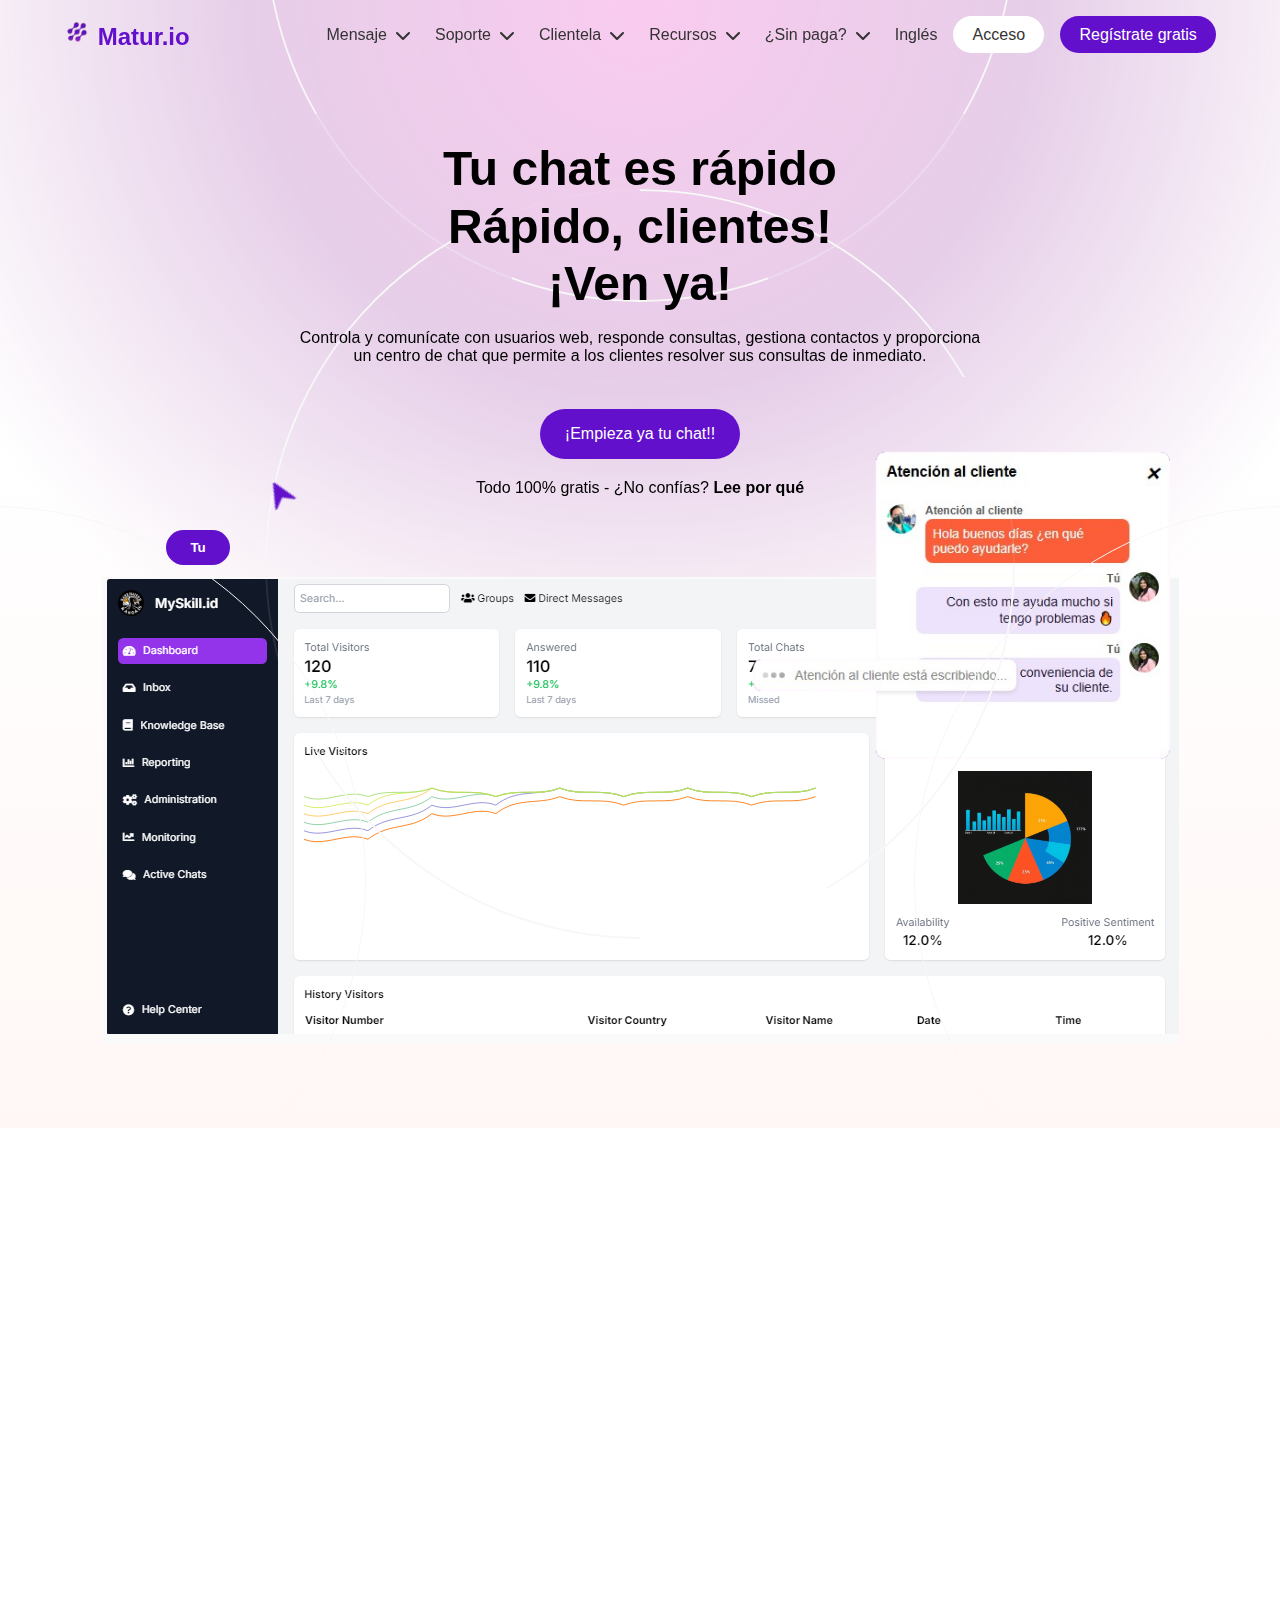
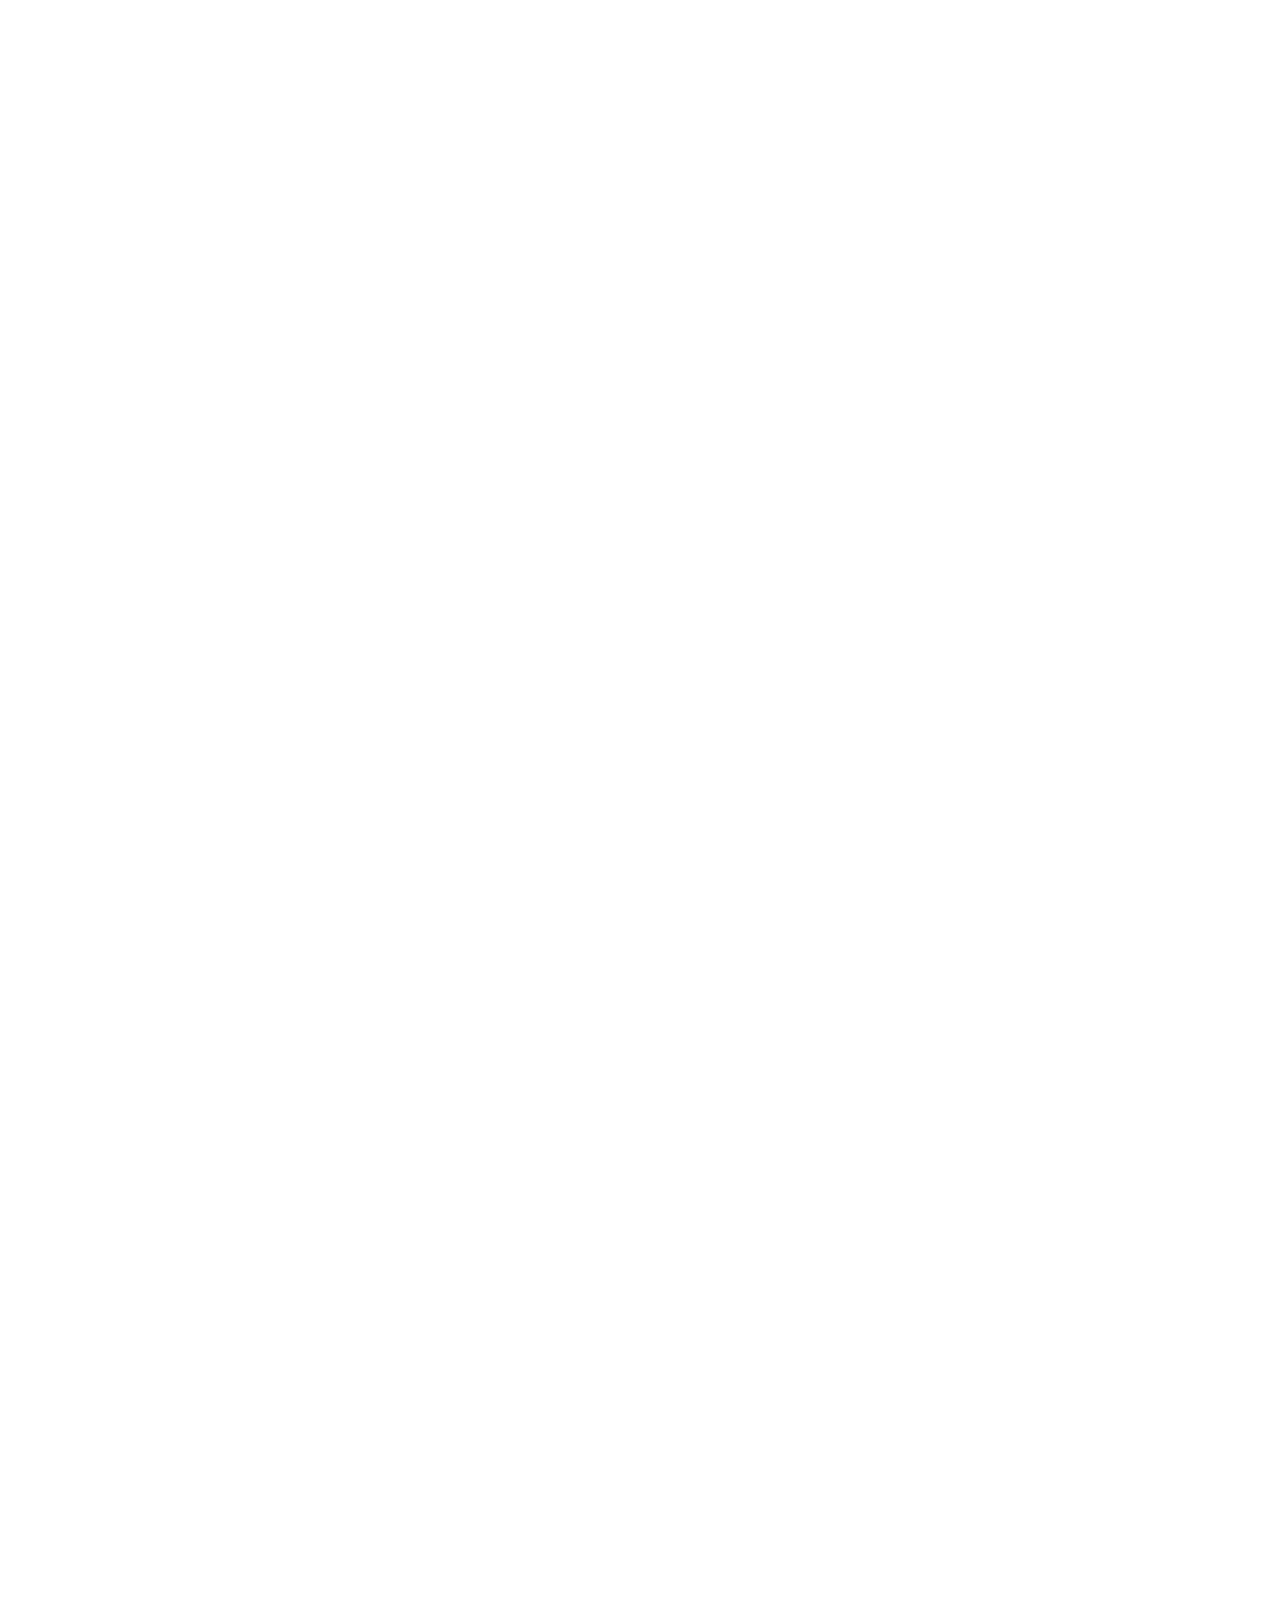
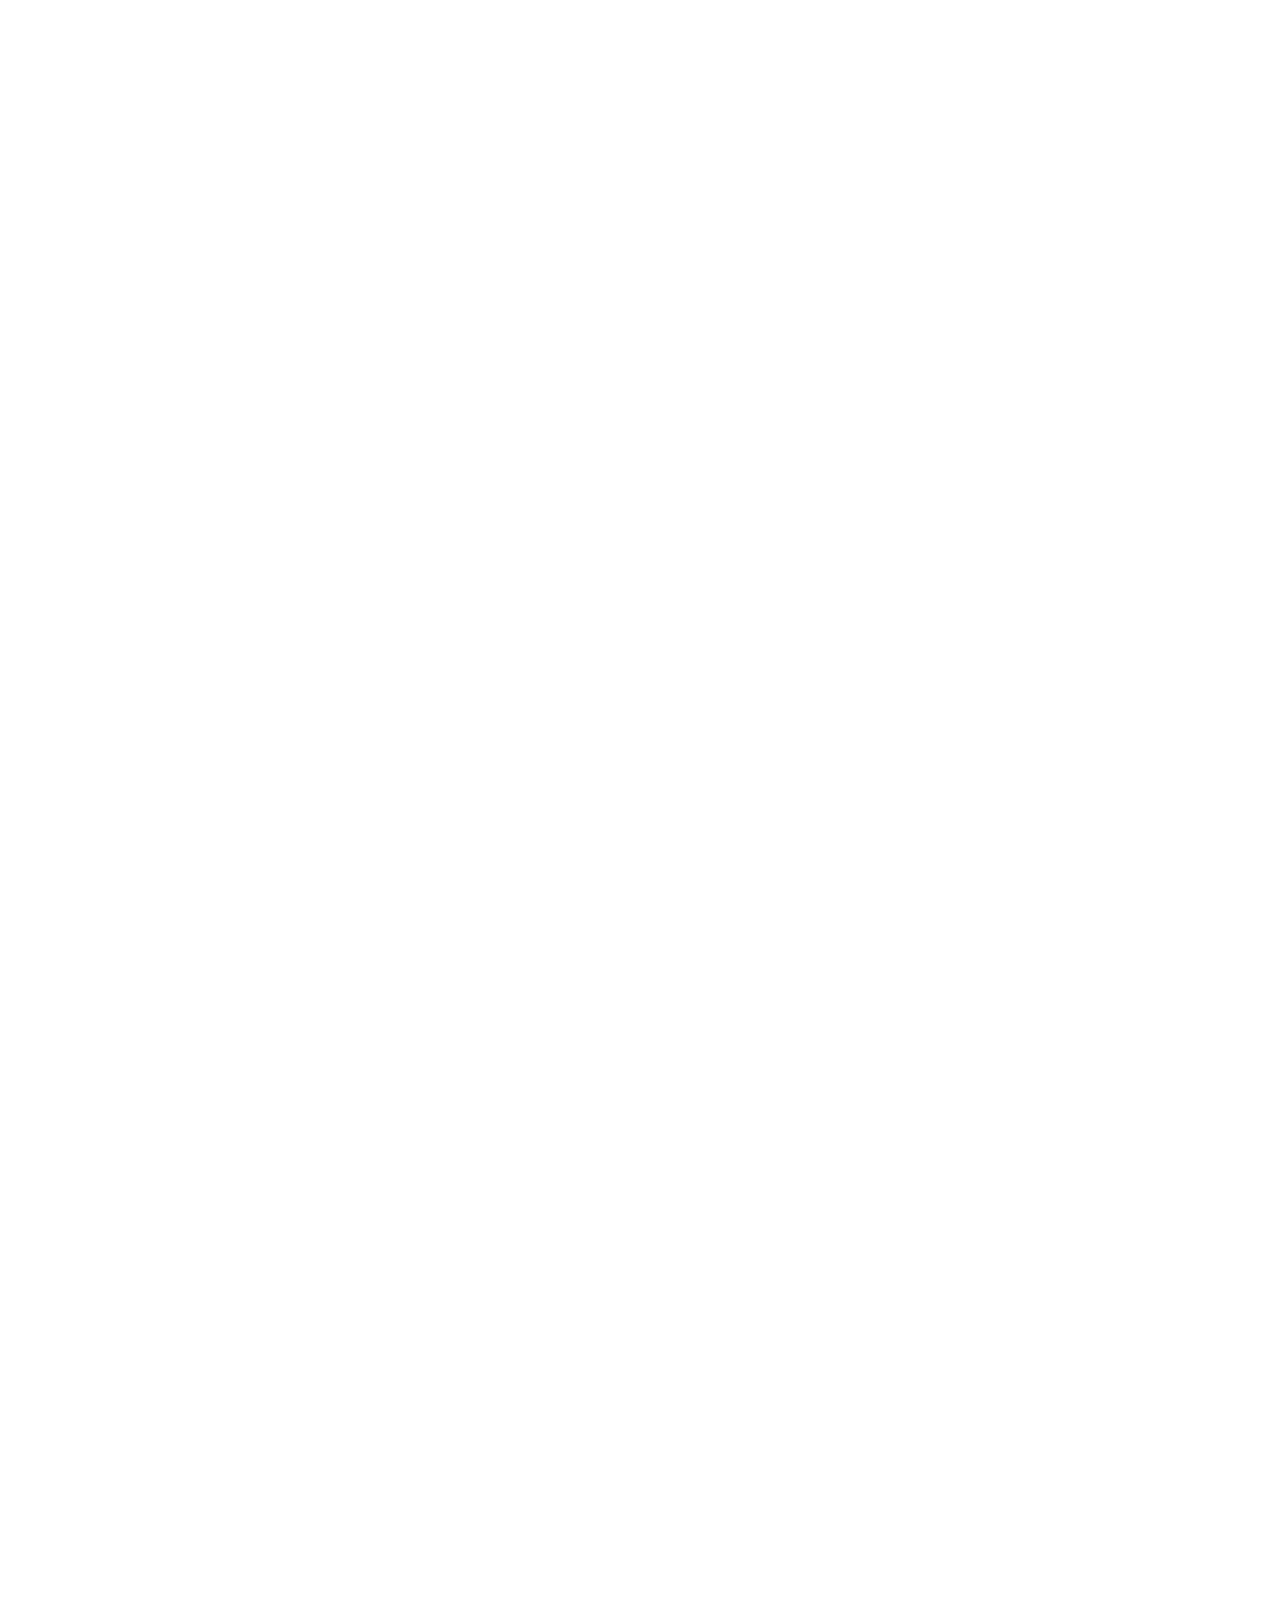
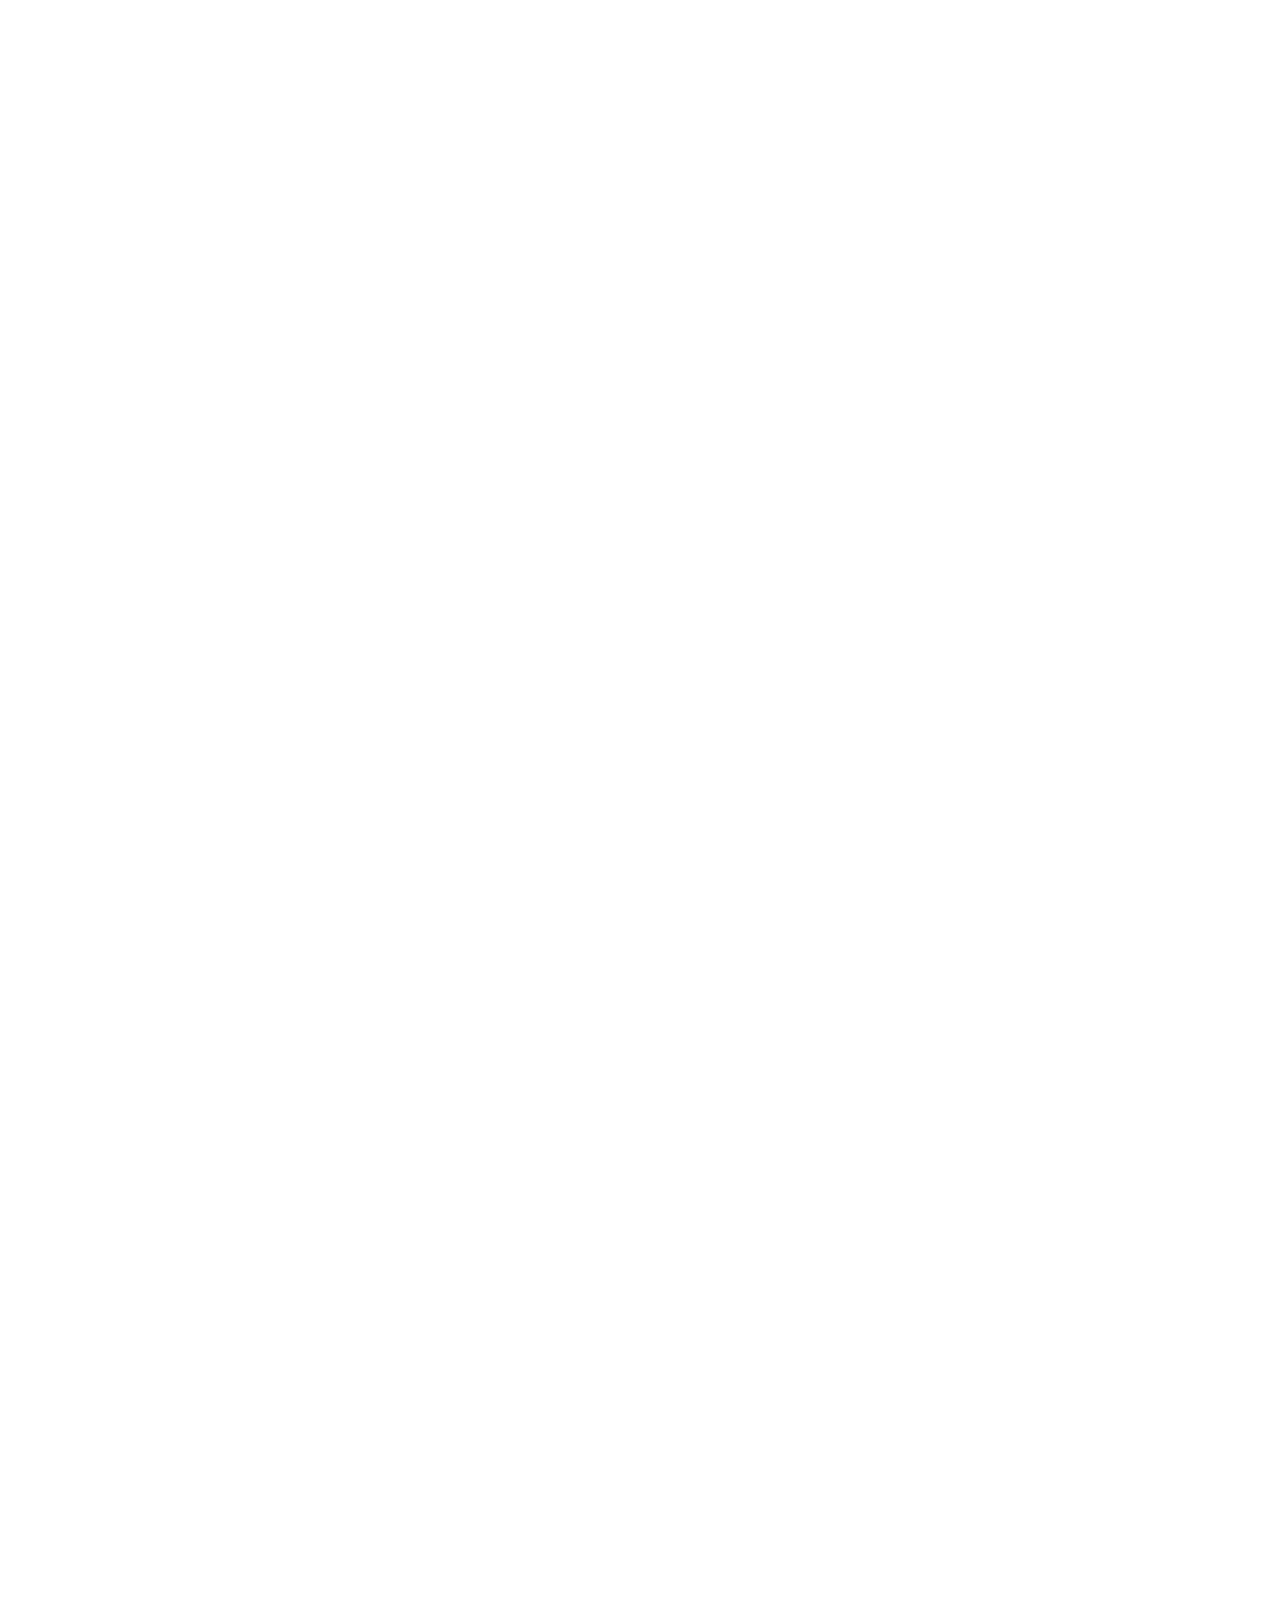
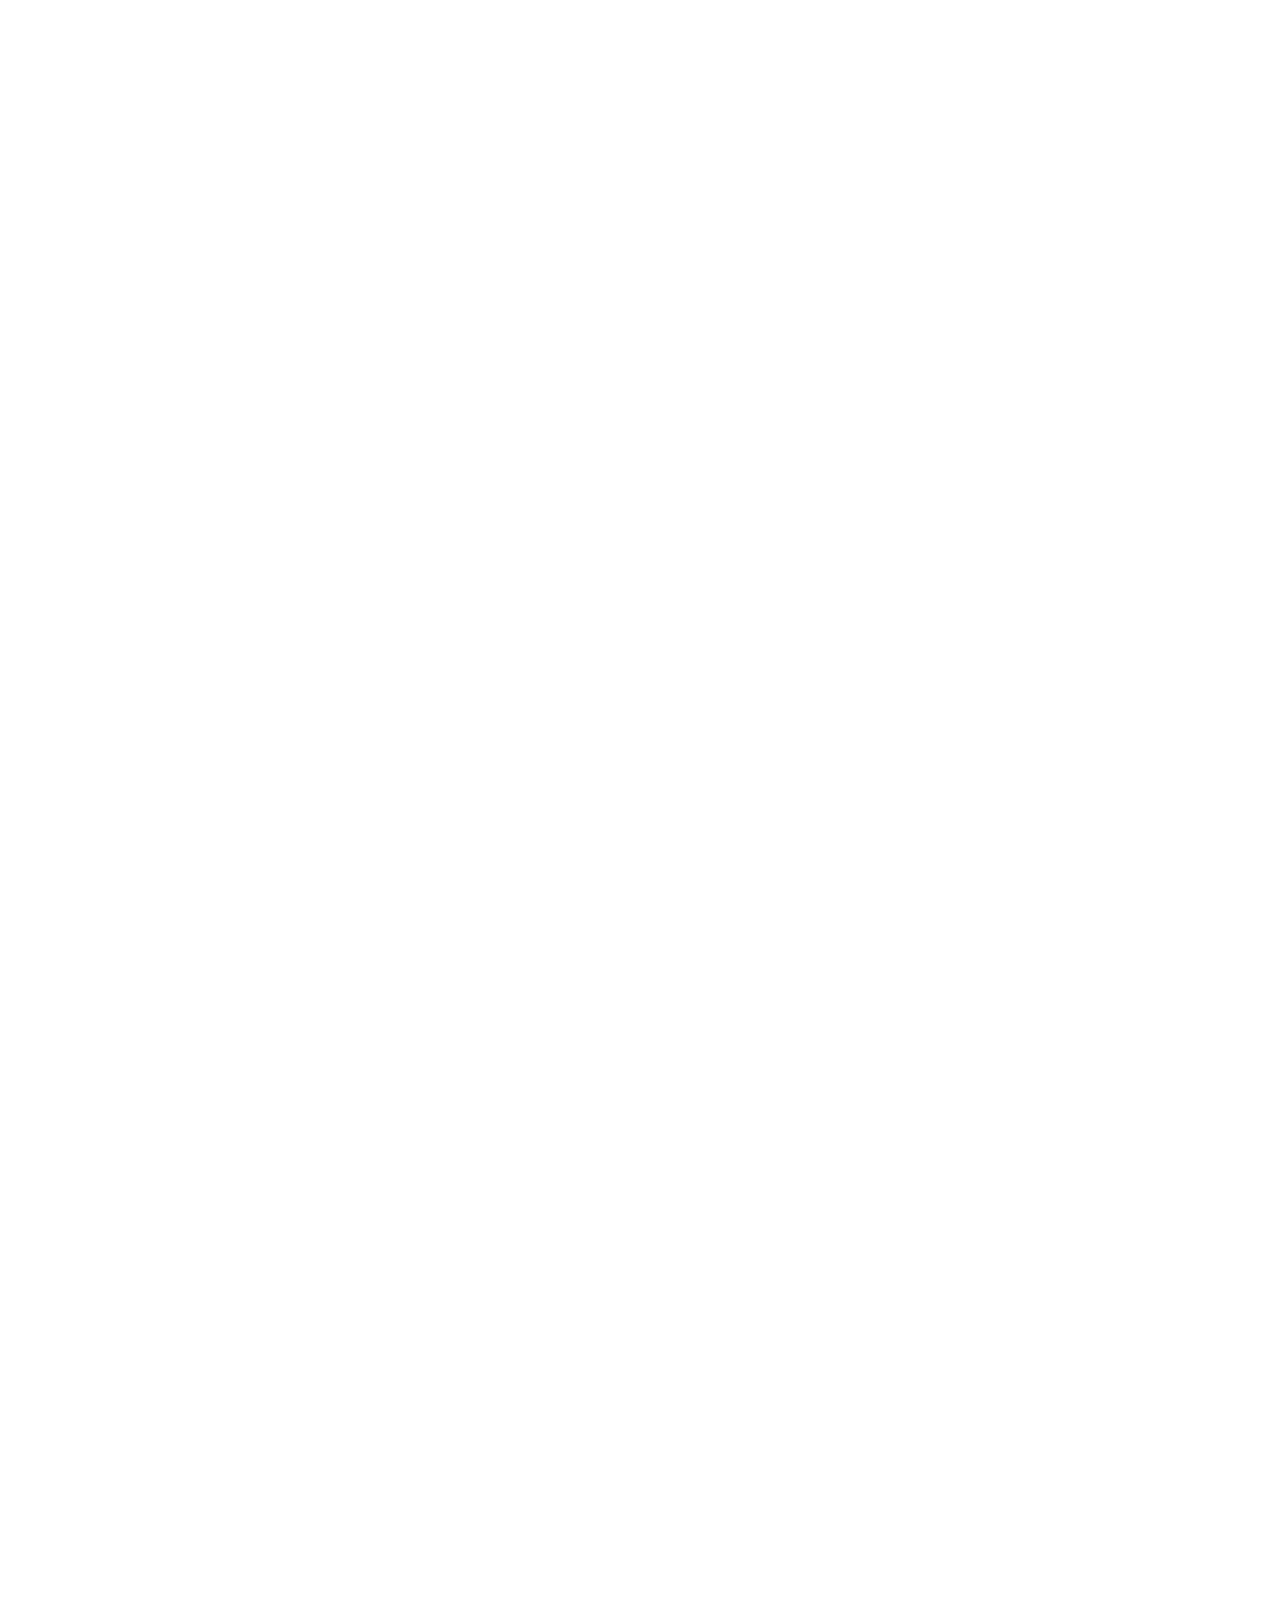
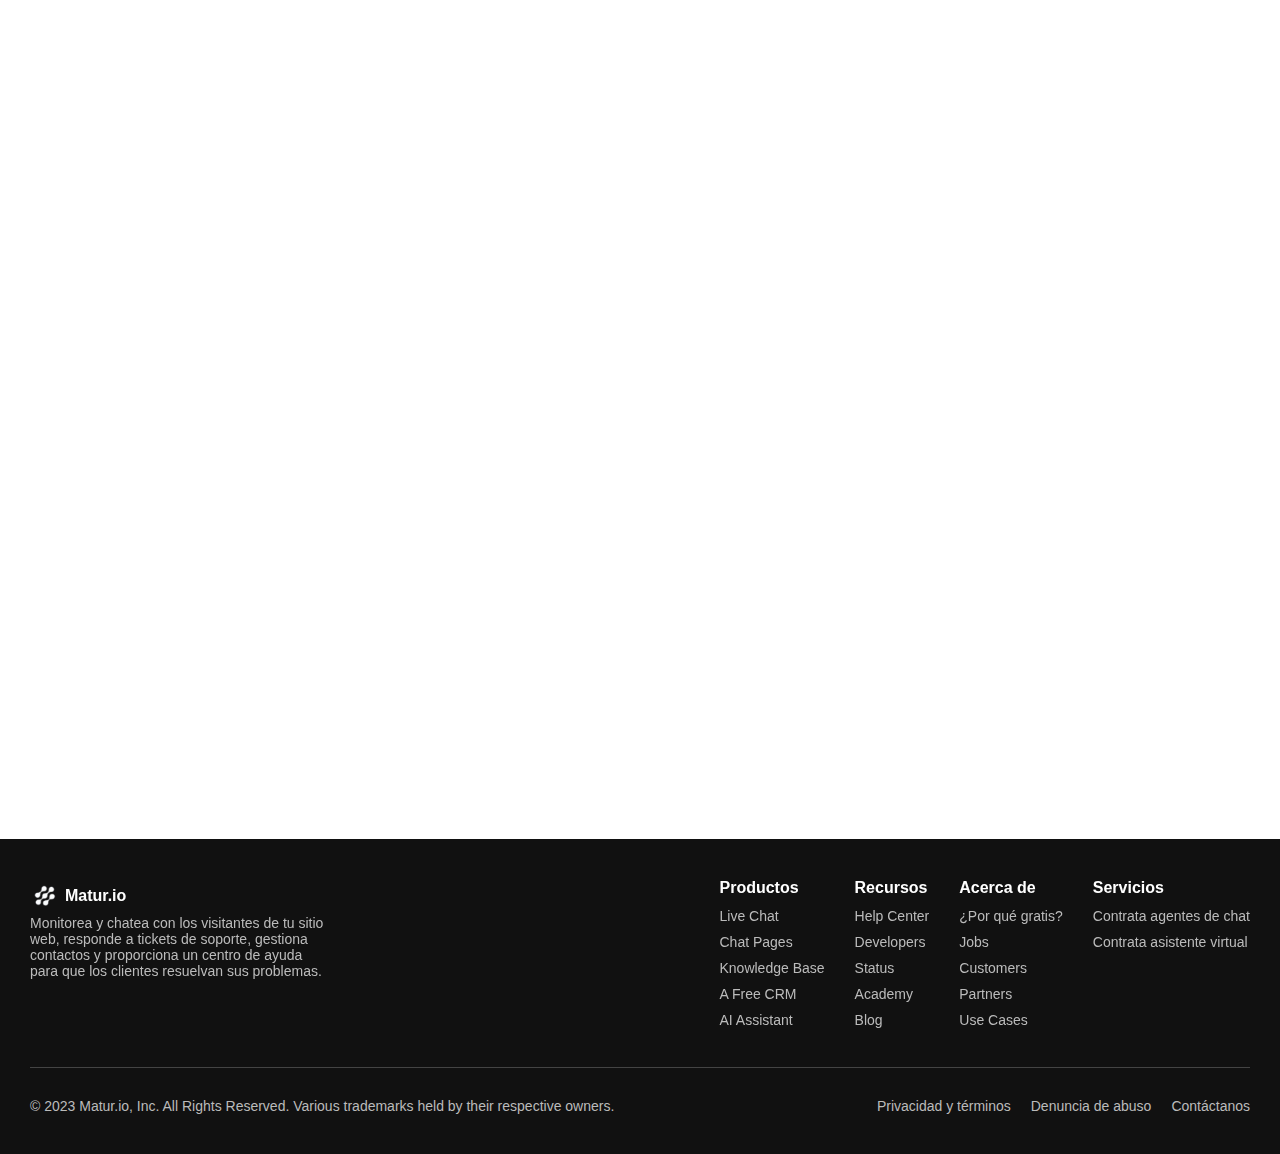
<file: index.html>
<!DOCTYPE html>
<html lang="es">
<head>
    <meta charset="UTF-8">
    <meta name="viewport" content="width=device-width, initial-scale=1.0">
    <title>Document</title>
    <!-- INCONOS -->
    <link rel="stylesheet" href="https://cdnjs.cloudflare.com/ajax/libs/font-awesome/6.4.2/css/all.min.css">
    <!-- ENLACE DE NUESTRO CSS -->
    <link rel="stylesheet" href="css/styles.css">
    <link href="https://fonts.googleapis.com/css2?family=Fredoka:wght@700&family=Roboto:wght@400;700&display=swap" rel="stylesheet">
    <!-- ENLACE DE BOOTSTRAP -->
    <link href="https://cdn.jsdelivr.net/npm/bootstrap@5.0.2/dist/css/bootstrap.min.css" rel="stylesheet" integrity="sha384-EVSTQN3/azprG1Anm3QDgpJLIm9Nao0Yz1ztcQTwFspd3yD65VohhpuuCOmLASjC" crossorigin="anonymous">
    <script src="js/menu.js" defer></script>
    <script src="https://code.jquery.com/jquery-3.6.0.min.js"></script>
    <link href="https://unpkg.com/aos@2.3.1/dist/aos.css" rel="stylesheet" />
</head>
<body>
  <header>
    <nav>
      <div class="logo" data-aos="flip-left">
        <a href="#"><img class="LogoM" src="img/Logo.png" alt=""> Matur.io</a>
        <button class="btn-menu" id="btn-menu" data-aos="zoom-in">
          <i class="fa-solid fa-bars"></i>
        </button>
      </div>
      <div class="nav-container" id="nav-container">
        <button class="close-menu" id="close-menu">x</button>
        <ul class="menu" id="menu-list">
          <li><a href="#" class="dropdown" data-lang-es="Mensaje" data-lang-en="Message">Mensaje <i
                class="fa-solid fa-chevron-down"></i></a>
            <ul class="submenu">
              <li><a href="#" data-lang-es="Opción 1" data-lang-en="Option 1">Opción 1</a></li>
              <li><a href="#" data-lang-es="Opción 2" data-lang-en="Option 2">Opción 2</a></li>
            </ul>
          </li>
          <li><a href="#" class="dropdown" data-lang-es="Soporte" data-lang-en="Support">Soporte <i
                class="fa-solid fa-chevron-down"></i></a>
            <ul class="submenu">
              <li><a href="#" data-lang-es="Opción 1" data-lang-en="Option 1">Opción 1</a></li>
              <li><a href="#" data-lang-es="Opción 2" data-lang-en="Option 2">Opción 2</a></li>
            </ul>
          </li>
          <li><a href="#" class="dropdown" data-lang-es="Clientela" data-lang-en="Clientele">Clientela <i
                class="fa-solid fa-chevron-down"></i></a>
            <ul class="submenu">
              <li><a href="#" data-lang-es="Opción 1" data-lang-en="Option 1">Opción 1</a></li>
              <li><a href="#" data-lang-es="Opción 2" data-lang-en="Option 2">Opción 2</a></li>
            </ul>
          </li>
          <li><a href="#" class="dropdown" data-lang-es="Recursos" data-lang-en="Resources">Recursos! <i
                class="fa-solid fa-chevron-down"></i></a>
            <ul class="submenu">
              <li><a href="#" data-lang-es="Opción 1" data-lang-en="Option 1">Opción 1</a></li>
              <li><a href="#" data-lang-es="Opción 2" data-lang-en="Option 2">Opción 2</a></li>
            </ul>
          </li>
          <li><a href="#" class="dropdown" data-lang-es="¿Sin paga?" data-lang-en="Free of charge?">¿Sin paga? <i
                class="fa-solid fa-chevron-down"></i></a>
            <ul class="submenu">
              <li><a href="#" data-lang-es="Opción 1" data-lang-en="Option 1">Opción 1</a></li>
              <li><a href="#" data-lang-es="Opción 2" data-lang-en="Option 2">Opción 2</a></li>
              <li><a href="#" data-lang-es="Opción 3" data-lang-en="Option 3">Opción 3</a></li>
            </ul>
          </li>
          <li id="language-toggle">
            <a href="#" class="lang-toggle" data-lang-es="Inglés" data-lang-en="English">Inglés</a>
          </li>
        </ul>
        <div class="buttons">
          <a href="#" class="Login" data-lang-es="Acceso" data-lang-en="Login">Acceso</a>
          <a href="#" class="Sign" data-lang-es="Regístrate gratis" data-lang-en="Sign up for free">Regístrate
            gratis</a>
        </div>
      </div>
    </nav>
  </header>

  <main>
    <section class="hero" data-aos="fade-in">
      <!-- Flecha y botón flotante -->
      <div class="arrow-button" title="Ir abajo">
        <img src="img/flecha-correcta.png" alt="">
      </div>
      <button class="floating-buttont" title="Soy un botón flotante" data-lang-es="Tu"
        data-lang-en="You">You</button>

      <div class="container hero-container">
        <h1 data-aos="fade-right" data-lang-es="Tu chat es rápido <br> Rápido, clientes!<br> ¡Ven ya!"
          data-lang-en="Your chat is fast<br> Quick, customers!<br> Come on over!">Your chat is fast<br> Quick,
          customers!<br> Come on over!</h1>
        <p data-aos="fade-left"
          data-lang-es="Controla y comunícate con usuarios web, responde consultas, gestiona contactos y proporciona un centro de chat que permite a los clientes resolver sus consultas de inmediato."
          data-lang-en="Control and communicate with web users, answer queries, manage contacts and provide a chat center that enables customers to resolve their queries instantly.">
          Control and communicate with web users, answer queries, manage contacts and provide a chat center that enables
          customers to resolve their queries instantly.</p>
        <button class="button3" data-aos="zoom-in" data-lang-es="¡Empieza ya tu chat!!"
          data-lang-en="Start your chat now!!">Empieza ya tu chat!!</button>
        <p class="Letra" data-aos="fade-down"
          data-lang-es="Todo 100% gratis - ¿No confías? <span class='bold'>Lee por qué</span>"
          data-lang-en="All 100% Free - Don't trust? <span class='bold'>Read why</span>">All 100% Free - Don't trust?
          <span class='bold'>Read why</span></p>
      </div>
      <br><br>
      <div class="image-container" data-aos="fade-up">
        <div class="imagenPrimera" data-aos="zoom-out">
          <img class="chat-img" src="img/Chat.png" alt="">
          <img src="img/Primera.PNG" alt="Primera imagen">
        </div>
      </div>

      <div class="circle-left"></div>
      <div class="circle-center"></div>
    </section>

    <!-- Segunda Sección -->
    <section class="trust-section" data-aos="fade-up">
      <h2 data-aos="fade-right" data-lang-es="Más de 21,000+ agentes de soporte confían en Matur todos los días"
        data-lang-en="More than 21,000+ support agents believe in Matur every day">Más de 21,000+ agentes de soporte
        confían en Matur todos los días</h2>
      <div class="trusted-logos" data-aos="zoom-in">
        <span data-aos="flip-left"><img src="img/cactus.png" class="logos" alt=""> Cactus</span>
        <span data-aos="flip-left"><img src="img/Recharge.PNG" class="logos" alt=""> Recharge</span>
        <span data-aos="flip-left"><img src="img/Minty.PNG" class="logos" alt=""> Minty</span>
        <span data-aos="flip-left"><img src="img/Hues.PNG" class="logos" alt=""> Hues</span>
        <span data-aos="flip-left"><img src="img/Rise.PNG" class="logos" alt=""> Rise</span>
        <span data-aos="flip-left"><img src="img/Snowflake.PNG" class="logos" alt=""> Snowflake</span>
        <span data-aos="flip-left"><img src="img/Vision.PNG" class="logos" alt=""> Vision</span>
        <span data-aos="flip-left"><img src="img/Luminous.PNG" class="logos" alt=""> Luminous</span>
        <span data-aos="flip-left"><img src="img/Pronature.PNG" class="logos" alt=""> ProNature</span>
        <span data-aos="flip-left"><img src="img/Trace.PNG" class="logos" alt=""> Trace</span>
      </div>
    </section>
    <!-- ¿Por qué MATUR? -->
    <section class="container my-5 why-matur" data-aos="fade-up">
      <button class="button4" data-aos="zoom-in" data-lang-es="¿Por qué MATUR?!" data-lang-en="Why MATUR?!">¿Por qué
        MATUR?!</button>
      <h2 class="h24" data-aos="fade-right"
        data-lang-es="La razón por la que Matur es un mejor centro de chat para impulsar un negocio."
        data-lang-en="The reason why Matur is a better chat center to boost a business.">La razón por la que Matur es un
        mejor centro de chat para impulsar un negocio.</h2>
      <p class="palabra4" data-aos="fade-left"
        data-lang-es="Porque puedes usar todo esto, gratis y sin pagar. ¿Qué esperas para obtener respuestas instantáneas a tus chats y aclarar cada pregunta? ¡Actúa ahora! ¡Regístrate ahora!"
        data-lang-en="Because you can use all of this, free of charge and without paying. What are you waiting for to get instant responses to your chats and clarify every question? Act now! Sign up now!">
        Porque puedes usar todo esto, gratis y sin pagar. ¿Qué esperas para obtener respuestas instantáneas a tus chats
        y aclarar cada pregunta? ¡Actúa ahora! ¡Regístrate ahora!</p>
    </section>

    <!-- CARACTERÍSTICAS -->
    <section class="features my-5" data-aos="fade-up">
      <div class="container">
        <div class="row">
          <!-- Característica 1 -->
          <div class="col-md-4 mb-4 d-flex justify-content-center">
            <div class="card p-4">
              <img src="img/Tarjeta1.png" alt="Característica 1" class="card-img" />
              <h4 data-lang-es="Acércate" data-lang-en="Come closer">Acércate</h4>
              <p data-lang-es="Tus usuarios tienen preguntas antes de chatear. Están ahí cuando te necesitan."
                data-lang-en="Your users have questions before chatting. They're there when they need you.">Tus usuarios
                tienen preguntas antes de chatear. Están ahí cuando te necesitan.</p>
            </div>
          </div>
          <!-- Característica 2 -->
          <div class="col-md-4 mb-4 d-flex justify-content-center">
            <div class="card p-4">
              <img src="img/Tarjeta2.png" alt="Característica 2" class="card-img" />
              <h4 data-lang-es="Organízate" data-lang-en="Get organized!!">Organízate</h4>
              <p data-lang-es="Accede directamente a los datos de los clientes en un solo lugar para todos los contactos."
                data-lang-en="Directly access customer data in one place for all contacts">Accede directamente a los
                datos de los clientes en un solo lugar para todos los contactos.</p>
            </div>
          </div>
          <!-- Característica 3 -->
          <div class="col-md-4 mb-4 d-flex justify-content-center">
            <div class="card p-4">
              <img src="img/Tarjeta3.png" alt="Característica 3" class="card-img" />
              <h4 data-lang-es="Destácame" data-lang-en="Highlight me!!">Destácame</h4>
              <p data-lang-es="Identifica instantáneamente las preguntas frecuentes y captura búsquedas clave."
                data-lang-en="Instantly identify frequently asked questions and capture key searches">Identifica
                instantáneamente las preguntas frecuentes y captura búsquedas clave.</p>
            </div>
          </div>
        </div>
      </div>
    </section>

    <!-- ¿CÓMO FUNCIONA? -->
    <section class="container my-5 how-it-works" data-aos="fade-up">
      <button class="button5" data-aos="zoom-in" data-lang-es="¿CÓMO FUNCIONA?!" data-lang-en="HOW DOES IT WORK?!">¿CÓMO
        FUNCIONA?!</button>
      <h2 class="h25" data-aos="fade-right" data-lang-es="Una forma práctica y sencilla de trabajar para todos."
        data-lang-en="A practical and easy way to work for everyone">Una forma práctica y sencilla de trabajar para
        todos.</h2>
      <p class="palabra5" data-aos="fade-left"
        data-lang-es="Porque puedes usar todo esto gratis, sin pagar un solo centavo ahora."
        data-lang-en="Because you can use all of this, free of charge and without paying a single cent now.">Porque
        puedes usar todo esto gratis, sin pagar un solo centavo ahora.</p>
    </section>

    <!-- SECTION 1 -->
    <article class="container my-5" data-aos="fade-up">
      <div class="row">
        <div class="col-md-6 mb-4" data-aos="fade-right">
          <h2 class="titulo-2" data-aos="zoom-in" data-lang-es="Monitoreo en vivo de actividad del cliente"
            data-lang-en="Monitor Live Customer Activity">Monitor Live Customer Activity</h2>
          <p data-aos="fade-left"
            data-lang-es="Priorizamos la transparencia al proporcionar a nuestros usuarios datos en tiempo real, para que puedan ver patrones de visita e identificar sus necesidades."
            data-lang-en="We prioritize transparency by providing our users with real-time data, so they can see visit patterns and identify their needs.">
            We prioritize transparency by providing our users with real-time data, so they can see visit patterns and
            identify their needs.</p>
          <div class="list-item" data-aos="fade-up">
            <i class="fas fa-check-circle"></i>
            <span data-lang-es="Proporciona datos en vivo sobre las páginas que visitan los usuarios."
              data-lang-en="Provides live data about the pages users visit.">Provides live data about the pages users
              visit.</span>
          </div>
          <div class="list-item" data-aos="fade-up">
            <i class="fas fa-check-circle"></i>
            <span data-lang-es="Muestra claramente lo que desean ver en cada visita."
              data-lang-en="Clearly shows what they long to see on each visit.">Clearly shows what they long to see on
              each visit.</span>
          </div>
          <div class="list-item" data-aos="fade-up">
            <i class="fas fa-check-circle"></i>
            <span data-lang-es="Mide con precisión la frecuencia de sus visitas en línea."
              data-lang-en="Accurately measures the frequency of their online visits.">Accurately measures the frequency
              of their online visits.</span>
          </div>
        </div>
        <div class="col-md-6 mb-4" data-aos="fade-left">
          <img src="img/segunda.PNG" alt="E-commerce" class="img-fluid img" data-aos="zoom-in" />
        </div>
      </div>
    </article>

    <!-- SECTION 2 -->
    <article class="container my-5" data-aos="fade-up">
      <div class="row">
        <div class="col-md-6 mb-4">
          <img src="img/tercera.PNG" alt="Mobile" class="img-fluid img" />
        </div>
        <div class="col-md-6 mb-4">
          <h2 class="titulo-2" data-lang-es="Conecta con tus clientes en todo momento"
            data-lang-en="Connect with Your Customers at All Times">Connect with Your Customers at All Times</h2>
          <p data-lang-es="El acceso es clave en la web. Debes estar donde están tus clientes—si no, tus competidores lo estarán. Con herramientas como Chat en vivo, Tickets, Base de conocimientos y complementos de video y voz, tienes todo lo necesario para servir a tus clientes cuando más lo necesitan."
            data-lang-en="Access is key on the web. You must be where your customers are—if not, your competitors will be. With tools like Live Chat, Tickets, a Knowledge Base, and video and voice add-ons, you have everything you need to serve your customers when they need it most.">
            Access is key on the web. You must be where your customers are—if not, your competitors will be. With tools
            like Live Chat, Tickets, a Knowledge Base, and video and voice add-ons, you have everything you need to
            serve your customers when they need it most.</p>
        </div>
      </div>
    </article>

    <!-- SECTION 3 -->
    <article class="container my-5" data-aos="fade-up">
      <div class="row">
        <div class="col-md-6 mb-4">
          <h2 class="titulo-2" data-lang-es="Colabora y asigna conversaciones"
            data-lang-en="Collaborate and Assign Conversations">Collaborate and Assign Conversations</h2>
          <p data-lang-es="Ver el viaje completo junto con los datos del cliente te permite responder con contexto y crear experiencias positivas y memorables."
            data-lang-en="Viewing the entire journey along with customer data allows you to respond with context and create positive, memorable experiences.">
            Viewing the entire journey along with customer data allows you to respond with context and create positive,
            memorable experiences.</p>
          <div class="list-item">
            <i class="fas fa-check-circle"></i>
            <span data-lang-es="Tareas de conversación para definir responsabilidades."
              data-lang-en="Conversation tasks to define responsibilities.">Conversation tasks to define
              responsibilities.</span>
          </div>
          <div class="list-item">
            <i class="fas fa-check-circle"></i>
            <span data-lang-es="Notas internas privadas para colaboración en equipo."
              data-lang-en="Private internal notes for team collaboration.">Private internal notes for team
              collaboration.</span>
          </div>
          <div class="list-item">
            <i class="fas fa-check-circle"></i>
            <span data-lang-es="Detección de colisiones para evitar respuestas duplicadas."
              data-lang-en="Collision detection to avoid duplicate responses.">Collision detection to avoid duplicate
              responses.</span>
          </div>
        </div>
        <div class="col-md-6 mb-4">
          <img src="img/cuarta.PNG" alt="E-commerce" class="img-fluid img" />
        </div>
      </div>
    </article>

    <div class="header2" data-aos="fade-up">
      <button class="button5" data-lang-es="NUESTRAS CARACTERÍSTICAS" data-lang-en="OUR FEATURES">OUR FEATURES</button>
      <h2 class="h25 mt-3" data-lang-es="Todas las características, sin costo adicional"
        data-lang-en="All Features, at No Extra Cost">All Features, at No Extra Cost</h2>
      <div class="subtitle mt-3"
        data-lang-es="Una plataforma de chat en vivo y comunicación con el cliente completamente personalizable que incluye características premium"
        data-lang-en="A live chat and customer communication platform that's fully customizable and comes with premium features">
        A live chat and customer communication platform that's fully customizable and comes with premium features</div>
      <button class="button6 mt-3" data-lang-es="Explora más características"
        data-lang-en="Explore More Features">Explore More Features</button>



      <!-- Features Carousel -->
      <div class="carousel-container">
        <div class="features-container">
          <!-- Section 1 -->
          <div class="features-section">
            <button class="feature even"><img src="img/aprendizaje-de-idiomas.png" alt=""> <span data-lang-es="45+ Idiomas"
                data-lang-en="45+ Languages">45+ Languages</span></button>
            <button class="feature odd"><img src="img/archivo-js.png" alt=""> <span data-lang-es="API de JavaScript"
                data-lang-en="JavaScript API">JavaScript API</span></button>
            <button class="feature even"><img src="img/Grupo.png" alt=""> <span data-lang-es="Mensajes de grupo"
                data-lang-en="Group Messages ">Group Messages</span></button>
            <button class="feature odd"><img src="img/Video.png" alt=""> <span data-lang-es="Video + Voz (Extra)"
                data-lang-en="Video + Voice (Extra)">Video + Voice (Extra)</span></button>
            <button class="feature even"><img src="img/Mensaje.png" alt=""> <span data-lang-es="Mensajes agente &gt; agente"
                data-lang-en="Agent &gt; Agent Messages">Agent &gt; Agent Messages</span></button>
          </div>
          <!-- Section 2 -->
          <div class="features-section">
            <button class="feature odd"><img src="img/pantalla-de-la-computadora.png" alt=""> <span
                data-lang-es="Compartir pantalla" data-lang-en="Screen Sharing">Screen Sharing</span></button>
            <button class="feature even"><img src="img/computadora.png" alt=""> <span
                data-lang-es="Notificaciones de escritorio" data-lang-en="Desktop Notifications">Desktop
                Notifications</span></button>
            <button class="feature odd"><img src="img/emiji.png" alt=""> <span data-lang-es="1880+ Emojis"
                data-lang-en="1880+ Emojis">1880+ Emojis</span></button>
            <button class="feature even"><img src="img/grafico-de-dispersion.png" alt=""> <span
                data-lang-es="Seguimiento de IP" data-lang-en="IP Tracking">IP Tracking</span></button>
            <button class="feature odd"><img src="img/volumen.png" alt=""> <span data-lang-es="Agentes ilimitados"
                data-lang-en="Unlimited Agents">Unlimited Agents</span></button>
            <button class="feature even"><img src="img/grafico-circular.png" alt=""> <span data-lang-es="Medir interacción"
                data-lang-en="Measure Interaction">Measure Interaction</span></button>
          </div>
          <!-- Section 3 -->
          <div class="features-section">
            <button class="feature odd"><img src="img/tiempo-pasado.png" alt=""> <span data-lang-es="Historial ilimitado"
                data-lang-en="Unlimited History">Unlimited History</span></button>
            <button class="feature even"><img src="img/barra-grafica.png" alt=""> <span data-lang-es="Medir interacción"
                data-lang-en="Measure Interaction">Measure Interaction</span></button>
            <button class="feature odd"><img src="img/archivo-de-texto.png" alt=""> <span data-lang-es="Informes detallados"
                data-lang-en="Detailed Reports">Detailed Reports</span></button>
            <button class="feature even"><img src="img/usuarios.png" alt=""> <span data-lang-es="Bloquear/Desbloquear"
                data-lang-en="Block/Unblock">Block/Unblock</span></button>
            <button class="feature odd"><img src="img/usuario.png" alt=""> <span data-lang-es="Alertas de agente"
                data-lang-en="Agent Alerts">Agent Alerts</span></button>
          </div>
        </div>
      </div>
    </div>
    <!-- FAQ SECTION -->
    <section class="container my-5" data-aos="fade-up">
      <div class="parent-container mb-4" data-aos="zoom-in">
        <button class="button4" data-lang-es="PREGUNTAS FRECUENTES" data-lang-en="FAQ">FAQ</button>
      </div>
      <div class="row">
        <!-- Left Column -->
        <div class="col-12 col-md-6 mb-4" data-aos="fade-right">
          <h2 class="h26">Consultas de chat!</h2>
          <p class="palabra4" data-lang-es="Hacemos lo mejor para resolver tus consultas relacionadas con el chat"
            data-lang-en="Let's do our best to resolve chat-related queries">Let's do our best to resolve chat-related
            queries</p>
          <div class="contact-box mt-4" data-aos="flip-left">
            <img src="img/Incognita.PNG" alt="">
            <div class="contact-text">
              <p><strong data-lang-es="¿Todavía tienes preguntas?" data-lang-en="Still have questions?">Still have
                  questions?</strong></p>
              <p data-lang-es="¿No encuentras la información que necesitas? Nuestro soporte de chat en vivo siempre está aquí para ayudarte."
                data-lang-en="Can't find the information you need? Our live chat support is always here to assist you!">
                Can't find the information you need? Our live chat support is always here to assist you!</p>
              <a href="#" class="contact-button" data-lang-es="Contáctanos" data-lang-en="Contact Us">Contact Us</a>
            </div>
          </div>
        </div>
        <!-- Right Column -->
        <div class="col-12 col-md-6 mb-4">
          <!-- FAQ Item 1 -->
          <div class="faq-item">
            <div class="faq-question">
              <span data-lang-es="¿Cuántos agentes podemos agregar?" data-lang-en="How many agents can we add?">How many
                agents can we add?</span> <i class="fa-solid fa-plus"></i>
            </div>
            <div class="faq-answer">
              <p data-lang-es="No hay límite en el número de agentes que puedes agregar a cada cuenta. ChatSvc es un sistema de chat enfocado en agentes, lo que significa que cada agente tiene su propia cuenta y puede manejar múltiples conversaciones."
                data-lang-en="There is no limit to the number of agents you can add to each account. ChatSvc is an agent-focused chat system, meaning each agent has their own account and can handle multiple conversations.">
                There is no limit to the number of agents you can add to each account. ChatSvc is an agent-focused chat
                system, meaning each agent has their own account and can handle multiple conversations.</p>
            </div>
          </div>
          <!-- FAQ Item 2 -->
          <div class="faq-item">
            <div class="faq-question">
              <span data-lang-es="¿Hay anuncios?" data-lang-en="Are there any ads?">Are there any ads?</span> <i
                class="fa-solid fa-plus"></i>
            </div>
            <div class="faq-answer">
              <p data-lang-es="No hay restricciones en el número de agentes que puedes agregar a cada cuenta. ChatSvc es un sistema de chat diseñado específicamente para agentes..."
                data-lang-en="There is no restriction on the number of agents you can add to each account. ChatSvc is a chat system specifically designed for the agent...">
                There is no restriction on the number of agents you can add to each account. ChatSvc is a chat system
                specifically designed for the agent...</p>
            </div>
          </div>
          <!-- FAQ Item 3 -->
          <div class="faq-item">
            <div class="faq-question">
              <span data-lang-es="¿Cómo puedes ofrecer esto gratis?" data-lang-en="How can you offer this for free?">How
                can you offer this for free?</span> <i class="fa-solid fa-plus"></i>
            </div>
            <div class="faq-answer">
              <p data-lang-es="No hay límites para los agentes que se unen a una cuenta. ChatSvc empodera el soporte de inmediato..."
                data-lang-en="There are no limits for agents joining an account. ChatSvc empowers support right away...!">
                There are no limits for agents joining an account. ChatSvc empowers support right away...!</p>
            </div>
          </div>
          <!-- FAQ Item 4 -->
          <div class="faq-item">
            <div class="faq-question">
              <span data-lang-es="¿Limitas el número de chats simultáneos?"
                data-lang-en="Do you limit the number of simultaneous chats?">Do you limit the number of simultaneous
                chats?</span> <i class="fa-solid fa-plus"></i>
            </div>
            <div class="faq-answer">
              <p data-lang-es="No hay límite en el número de chats simultáneos. ChatSvc maneja conversaciones sin límites—comienza a usarlo ahora..."
                data-lang-en="No cap on simultaneous chats. ChatSvc handles conversations without limits—start using it now...!!">
                No cap on simultaneous chats. ChatSvc handles conversations without limits—start using it now...!!</p>
            </div>
          </div>
          <!-- FAQ Item 5 -->
          <div class="faq-item">
            <div class="faq-question">
              <span data-lang-es="¿Habrá algún cargo por el chat en vivo?!"
                data-lang-en="Will there ever be a charge for live chat?!">Will there ever be a charge for live
                chat?!</span> <i class="fa-solid fa-plus"></i>
            </div>
            <div class="faq-answer">
              <p data-lang-es="El servicio de chat en vivo es gratuito, sin tarifas ocultas ni cargos obligatorios..."
                data-lang-en="The live chat service is free, with no hidden fees or mandatory charges...!!">The live
                chat service is free, with no hidden fees or mandatory charges...!!</p>
            </div>
          </div>
          <!-- FAQ Item 6 -->
          <div class="faq-item">
            <div class="faq-question">
              <span data-lang-es="¿Dónde puedo encontrar la guía del chat en vivo?!"
                data-lang-en="Where can I find the live chat guide?!">Where can I find the live chat guide?!</span> <i
                class="fa-solid fa-plus"></i>
            </div>
            <div class="faq-answer">
              <p data-lang-es="La guía completa del chat está disponible en nuestro portal de soporte en línea. Consulta aquí."
                data-lang-en="The complete chat guide is available on our online support portal. Check it out.">The
                complete chat guide is available on our online support portal. Check it out.</p>
            </div>
          </div>
          <!-- FAQ Item 7 -->
          <div class="faq-item">
            <div class="faq-question">
              <span data-lang-es="¿Ofrecen chat autoalojado?" data-lang-en="Do you offer self-hosted chat?">Do you offer
                self-hosted chat?</span> <i class="fa-solid fa-plus"></i>
            </div>
            <div class="faq-answer">
              <p data-lang-es="Nuestro servicio es exclusivamente basado en la nube; no hay opción de autoalojamiento..."
                data-lang-en="Our service is exclusively cloud-based; there is no self-hosted option...!!">Our service
                is exclusively cloud-based; there is no self-hosted option...!!</p>
            </div>
          </div>
        </div>
      </div>
    </section>


    <!-- TESTIMONIAL SECTION -->
    <section class="how-it-works" data-aos="fade-up">
      <button class="button5" data-lang-es="Testimonios" data-lang-en="Testimonials">Testimonials</button>
      <h2 class="h25" data-lang-es="Todos los beneficios, sin gastar un centavo"
        data-lang-en="All the Benefits, Without Spending a Dime">All the Benefits, Without Spending a Dime</h2>
      <p class="palabra5"
        data-lang-es="Una solución de chat en tiempo real que se adapta perfectamente a tu negocio, permitiendo un soporte dinámico y una asistencia inmediata."
        data-lang-en="A real-time chat solution that perfectly adapts to your business, enabling dynamic support and immediate assistance!">
        A real-time chat solution that perfectly adapts to your business, enabling dynamic support and immediate
        assistance!</p>
      <div class="carousel-container">
        <div class="cards-wrapper">
          <!-- Card 1 -->
          <div class="card">
            <img src="img/Persona1.jpg" class="imagenPersona" alt="img 1" />
            <div class="card-body">
              <p class="card-text"
                data-lang-es="Usar el chat de Matur ha transformado el servicio al cliente. La respuesta fue rápida y el soporte extremadamente profesional y atento."
                data-lang-en="Using Matur's chat has transformed customer service. The response was swift and the support extremely professional and attentive.">
                Using Matur's chat has transformed customer service. The response was swift and the support extremely
                professional and attentive.</p>
              <p class="p6">Juan Martínez</p>
              <p class="p7" data-lang-es="Co-fundador de ChatServis" data-lang-en="Co-Founder of ChatServis">Co-Founder
                of ChatServis</p>
            </div>
          </div>
          <!-- Card 2 -->
          <div class="card">
            <img src="img/Persona1.jpg" class="imagenPersona" alt="img 2" />
            <div class="card-body">
              <p class="card-text"
                data-lang-es="No puedo negar lo impresionado que me quedé con el chat de Matur. El soporte siempre está disponible y cada consulta fue manejada con rapidez y amabilidad."
                data-lang-en="I can't deny how amazed I was by Matur's chat. The support is always available, and every inquiry was handled with speed and friendliness.">
                I can't deny how amazed I was by Matur's chat. The support is always available, and every inquiry was
                handled with speed and friendliness.</p>
              <p class="p6">Sofía Ramírez</p>
              <p class="p7" data-lang-es="Directora de ChatCorp" data-lang-en="Director of ChatCorp">Director of
                ChatCorp</p>
            </div>
          </div>
          <!-- Card 3 -->
          <div class="card">
            <img src="img/Persona1.jpg" class="imagenPersona" alt="img 3" />
            <div class="card-body">
              <p class="card-text"
                data-lang-es="Recientemente, tuve un problema mientras usaba el chat de Matur y contacté al soporte de inmediato. El operador con quien hablé demostró un gran conocimiento y empatía."
                data-lang-en="Recently, I experienced an issue while using Matur's chat and contacted support immediately. The operator I spoke with demonstrated great knowledge and empathy.">
                Recently, I experienced an issue while using Matur's chat and contacted support immediately. The
                operator I spoke with demonstrated great knowledge and empathy.</p>
              <p class="p6">Miguel Torres</p>
              <p class="p7" data-lang-es="Fundador y CEO de ChatServis!" data-lang-en="Founder and CEO of ChatServis!">
                Founder and CEO of ChatServis!</p>
            </div>
          </div>
          <!-- Card 4 -->
          <div class="card">
            <img src="img/Persona1.jpg" class="imagenPersona" alt="img 4" />
            <div class="card-body">
              <p class="card-text"
                data-lang-es="Hace poco, tuve un fallo mientras usaba el chat de Matur y llamé al soporte de inmediato. El operador que me asistió mostró gran habilidad y amabilidad."
                data-lang-en="Not long ago, I encountered a failure while using Matur's chat and called support immediately. The operator who assisted me showed great skill and kindness.">
                Not long ago, I encountered a failure while using Matur's chat and called support immediately. The
                operator who assisted me showed great skill and kindness.</p>
              <p class="p6">Ana Martínez</p>
              <p class="p7" data-lang-es="CEO y Fundadora de ChatServis!" data-lang-en="CEO and Founder of ChatServis!">
                CEO and Founder of ChatServis!</p>
            </div>
          </div>
          <!-- Card 5 -->
          <div class="card">
            <img src="img/Persona1.jpg" class="imagenPersona" alt="img 5" />
            <div class="card-body">
              <p class="card-text"
                data-lang-es="Recientemente, surgió un problema mientras usaba el chat de Matur y contacté al soporte sin demora. El operador que me asistió fue muy eficiente y cortés."
                data-lang-en="Recently, an issue arose while using Matur's chat and I contacted support without delay. The operator who assisted me was very efficient and courteous.">
                Recently, an issue arose while using Matur's chat and I contacted support without delay. The operator
                who assisted me was very efficient and courteous.</p>
              <p class="p6">Pedro Sánchez</p>
              <p class="p7" data-lang-es="Co-fundador y CEO de ChatServis"
                data-lang-en="Co-Founder and CEO of ChatServis">Co-Founder and CEO of ChatServis</p>
            </div>
          </div>
          <!-- Card 6 -->
          <div class="card">
            <img src="img/Persona1.jpg" class="imagenPersona" alt="img 6" />
            <div class="card-body">
              <p class="card-text"
                data-lang-es="Recientemente, encontré un error mientras usaba el chat de Matur y contacté al soporte. El agente que me asistió demostró gran eficiencia y cortesía."
                data-lang-en="Recently, I encountered an error while using Matur's chat and contacted support. The agent who assisted me demonstrated great efficiency and courtesy.">
                Recently, I encountered an error while using Matur's chat and contacted support. The agent who assisted
                me demonstrated great efficiency and courtesy.</p>
              <p class="p6">Ricardo Silva</p>
              <p class="p7" data-lang-es="CTO y Co-fundador de ChatServis!!"
                data-lang-en="CTO and Co-Founder of ChatServis!!">CTO and Co-Founder of ChatServis!!</p>
            </div>
          </div>
        </div>
        <!-- Navigation Buttons -->
        <div class="navigation-container">
          <div class="navigation-arrows">
            <button class="nav-button prev-button">
              <i class="fas fa-caret-left"></i>
            </button>
            <button class="nav-button next-button">
              <i class="fas fa-caret-right"></i>
            </button>
          </div>
        </div>
      </div>
    </section>
    <!-- CTA SECTION (color5) -->
    <section class="color5" data-aos="fade-up">
      <div class="div3">
        <!-- Floating Buttons Left -->
        <div class="floating-buttons left-buttons">
          <button class="floating-button globe-btn">
            <i class="fa-solid fa-globe"></i>
          </button>
          <button class="floating-button apple-btn">
            <i class="fa-brands fa-apple"></i>
          </button>
        </div>

        <!-- Central Content -->
        <div class="div4">
          <h2 class="h27"
            data-lang-es="Acércate a tus clientes! Activa Matur ahora y mejora la interacción en tiempo real"
            data-lang-en="Get Closer to Your Customers! Activate Matur Now and Boost Real-Time Interaction!">Get Closer
            to Your Customers! Activate Matur Now and Boost Real-Time Interaction!</h2>
          <button class="button9" data-lang-es="Comienza ahora, es gratis" data-lang-en="Get Started Now, It's Free">Get
            Started Now, It's Free</button>
          <p class="palabra10" data-lang-es="100% gratis – ¿No lo crees? <span class='bold'>Descubre por qué</span>"
            data-lang-en="100% Free – Don't Believe It? <span class='bold'>Find Out Why</span>">100% Free – Don't
            Believe It? <span class='bold'>Find Out Why</span></p>
        </div>

        <!-- Floating Buttons Right -->
        <div class="floating-buttons right-buttons">
          <button class="floating-button android-btn">
            <i class="fa-brands fa-android"></i>
          </button>
          <button class="floating-button windows-btn">
            <i class="fa-brands fa-windows"></i>
          </button>
        </div>
      </div>
    </section>
  </main>

  <footer class="footer">
    <div class="containerf">
      <!-- Left Column -->
      <div class="footer-izquierda">
        <h4 class="logoF"><img class="Logo_Footer" src="img/Logo-Footer.png" alt="">Matur.io</h4>
        <br><br>
        <p class="footer-text"
          data-lang-es="Monitorea y chatea con los visitantes de tu sitio web, responde a tickets de soporte, gestiona contactos y proporciona un centro de ayuda para que los clientes resuelvan sus problemas."
          data-lang-en="Monitor and chat with your website visitors, respond to support tickets, manage contacts, and provide a help center for customers to resolve their issues.">
          Monitor and chat with your website visitors, respond to support tickets, manage contacts, and provide a help
          center for customers to resolve their issues.</p>
      </div>

      <!-- Right Column -->
      <div class="footer-derecha">
        <div class="footer-palabra">
          <h5 data-lang-es="Productos" data-lang-en="Products">Products</h5>
          <ul>
            <li><a href="#">Live Chat</a></li>
            <li><a href="#">Chat Pages</a></li>
            <li><a href="#">Knowledge Base</a></li>
            <li><a href="#">A Free CRM</a></li>
            <li><a href="#">AI Assistant</a></li>
          </ul>
        </div>
        <div class="footer-palabra">
          <h5 data-lang-es="Recursos" data-lang-en="Resources">Resources</h5>
          <ul>
            <li><a href="#">Help Center</a></li>
            <li><a href="#">Developers</a></li>
            <li><a href="#">Status</a></li>
            <li><a href="#">Academy</a></li>
            <li><a href="#">Blog</a></li>
          </ul>
        </div>
        <div class="footer-palabra">
          <h5 data-lang-es="Acerca de" data-lang-en="About">About</h5>
          <ul>
            <li><a href="#" data-lang-es="¿Por qué gratis?" data-lang-en="Why Free?">Why Free?</a></li>
            <li><a href="#">Jobs</a></li>
            <li><a href="#">Customers</a></li>
            <li><a href="#">Partners</a></li>
            <li><a href="#">Use Cases</a></li>
          </ul>
        </div>
        <div class="footer-palabra">
          <h5 data-lang-es="Servicios" data-lang-en="Services">Services</h5>
          <ul>
            <li><a href="#" data-lang-es="Contrata agentes de chat" data-lang-en="Hire Chat Agents">Hire Chat Agents</a>
            </li>
            <li><a href="#" data-lang-es="Contrata asistente virtual" data-lang-en="Hire Virtual Assistant">Hire Virtual
                Assistant</a></li>
          </ul>
        </div>
      </div>
    </div>
    <div class="footer-divider"></div>
    <div class="footer-bottom">
      <div class="copyright">
        &copy; 2023 Matur.io, Inc. All Rights Reserved. Various trademarks held by their respective owners.
      </div>
      <div class="footer-links">
        <a href="#" data-lang-es="Privacidad y términos" data-lang-en="Privacy & Terms">Privacy & Terms</a>
        <a href="#" data-lang-es="Denuncia de abuso" data-lang-en="Report Abuse">Report Abuse</a>
        <a href="#" data-lang-es="Contáctanos" data-lang-en="Contact Us">Contact Us</a>
      </div>
    </div>
  </footer>
  <script src="https://unpkg.com/aos@2.3.1/dist/aos.js"></script>
  <script>
    AOS.init();
  </script>
</body>
</html>
</file>
<file: css/styles.css>
*,
*::before,
*::after {
  box-sizing: border-box;
  margin: 0;
  padding: 0;
}

html,
body {
  overflow-x: hidden;
  /* Evitar el desbordamiento horizontal */
  font-family: Arial, sans-serif;
}

/* Header y navegación principal */
header {
  position: absolute;
  top: 0;
  width: 100%;
  z-index: 999;
  background: transparent;
}

nav {
  max-width: 1200px;
  margin: 0 auto;
  padding: 1rem 1.5rem;
  display: flex;
  justify-content: space-between;
  align-items: center;
}

.logo {
  flex: 1;
  display: flex;
  justify-content: space-between;
  align-items: center;
}

.logo a {
  text-decoration: none;
  font-size: 1.5rem;
  font-weight: bold;
  color: #6210cb;
}

.LogoM {
  width: 27px;
  height: auto;
}

.nav-container {
  display: flex;
  justify-content: space-between;
  align-items: center;
  transition: 0.3s;
}

/* Menú y submenú */
.menu {
  display: flex;
  list-style: none;
  gap: 1.5rem;
  align-items: center;
  margin-right: 0;
}

.menu li {
  position: relative;
}

.menu a {
  text-decoration: none;
  font-size: 1rem;
  color: #333;
  display: flex;
  align-items: center;
  gap: 0.5rem;
  transition: color 0.3s;
}

.menu a:hover {
  color: #6210cb;
}

.submenu {
  display: none;
  position: absolute;
  top: 100%;
  left: 0;
  min-width: 200px;
  background: #fff;
  border-radius: 10px;
  box-shadow: 0 2px 5px rgba(0, 0, 0, 0.1);
  list-style: none;
  padding: 0.5rem 0;
  z-index: 100;
}

.submenu li a {
  display: block;
  padding: 0.5rem 1rem;
  color: #333;
}

.submenu li a:hover {
  background: #f8f9fa;
}

/* Botones de navegación */
.buttons {
  display: flex;
  gap: 1rem;
  align-items: center;
  justify-content: flex-end;
  margin-left: 1rem;
}

.buttons a {
  text-decoration: none;
  padding: 0.6rem 1.2rem;
  border-radius: 40px;
  border: none;
  font-weight: 500;
  transition: 0.3s;
}

.Login {
  color: #333;
  background-color: #fff;
  border: 1px solid #333;
}

.Login:hover {
  background-color: #333;
  color: #fff;
}

.Sign {
  background: #6210cb;
  color: #fff;
}

.Sign:hover {
  background-color: #490a9a;
}

/* Botones menú móvil */
.btn-menu,
.close-menu {
  background: none;
  border: none;
  font-size: 1.5rem;
  cursor: pointer;
  color: #333;
}

.btn-menu {
  display: none;
}

.close-menu {
  display: none;
}

/* Sección Hero */
.hero {
  position: relative;
  overflow: hidden;
  padding: 140px 0 80px;
  text-align: center;
  background:
    /* Fondo blanco principal */
    linear-gradient(to bottom, rgba(255, 255, 255, 0.7) 40%, #fff7f5 100%),


    radial-gradient(circle at top center,
      rgba(233, 39, 191, 0.8) 0%,
      rgba(136, 20, 146, 0.7) 30%,
      #fff 60%,
      #fff 100%);
  background-repeat: no-repeat;
  background-size: cover;
  background-position: center top;
  max-width: 100%;
}

/* Corrección: Reducir tamaño de pseudo-elementos para evitar overflow */
.hero::before,
.hero::after,
.hero .circle-left,
.hero .circle-center {
  content: '';
  position: absolute;
  border-radius: 50%;
  z-index: 1;
  width: 100vw;
  height: 100vw;
  max-width: 750px;
  max-height: 750px;
}

.hero::before {
  top: -35vw;
  left: 50%;
  transform: translateX(-50%);
  border: 2px solid #F7F7F7;

  mask-image: conic-gradient(
    #000 0deg 40deg, 
    rgba(0, 0, 0, 0.3) 40deg 80deg,
    #000 80deg 120deg, 
    rgba(0, 0, 0, 0.3) 120deg 160deg,
    #000 160deg 200deg, 
    rgba(0, 0, 0, 0.3) 200deg 240deg,
    #000 240deg 280deg, 
    rgba(0, 0, 0, 0.3) 280deg 320deg,
    #000 320deg 360deg
  );

  -webkit-mask-image: conic-gradient(
    #000 0deg 40deg, 
    rgba(0, 0, 0, 0.3) 40deg 80deg,
    #000 80deg 120deg, 
    rgba(0, 0, 0, 0.3) 120deg 160deg,
    #000 160deg 200deg, 
    rgba(0, 0, 0, 0.3) 200deg 240deg,
    #000 240deg 280deg, 
    rgba(0, 0, 0, 0.3) 280deg 320deg,
    #000 320deg 360deg
  );
}

.hero .circle-left {
  bottom: -10vw;
  left: -30vw;
  border: 1px solid #F7F7F7;
}

.hero .circle-center {
  top: 50%;
  left: 50%;
  transform: translate(-50%, -50%);
  border: 2px solid #F7F7F7; /* Borde más grueso */

  /* Compatibilidad con todos los navegadores */
  mask-image: conic-gradient(
    #000 0deg 60deg, 
    rgba(0, 0, 0, 0.1) 60deg 90deg,
    #000 90deg 150deg, 
    rgba(0, 0, 0, 0.1) 150deg 180deg,
    #000 180deg 240deg, 
    rgba(0, 0, 0, 0.1) 240deg 270deg,
    #000 270deg 330deg, 
    rgba(0, 0, 0, 0.1) 330deg 360deg
  );

  -webkit-mask-image: conic-gradient(
    #000 0deg 60deg, 
    rgba(0, 0, 0, 0.1) 60deg 90deg,
    #000 90deg 150deg, 
    rgba(0, 0, 0, 0.1) 150deg 180deg,
    #000 180deg 240deg, 
    rgba(0, 0, 0, 0.1) 240deg 270deg,
    #000 270deg 330deg, 
    rgba(0, 0, 0, 0.1) 330deg 360deg
  );
}

.hero::after {
  bottom: -10vw;
  right: -30vw;
  border: 1px solid #F7F7F7;
}

.hero h1 {
  font-size: 3rem;
  font-weight: bold;
  line-height: 1.2;
  color: #000;
  margin-bottom: 1rem;
  position: relative;
  z-index: 2;
}

.hero p {
  font-size: 1rem;
  max-width: 700px;
  margin: 0 auto 1.5rem;
  color: #000;
  position: relative;
  z-index: 2;
}

.hero .button3 {
  background: #6210cb;
  color: #fff;
  padding: 16px 25px;
  border-radius: 25px;
  border: none;
  font-size: 16px;
  cursor: pointer;
  margin: 20px 0;
  position: relative;
  z-index: 2;
}

.hero .button3:hover {
  background: #490a9a;
}

.hero .Letra {
  font-size: 16px;
  color: #000;
  position: relative;
  z-index: 2;
}

.hero .Letra .bold {
  font-weight: bold;
  cursor: pointer;
  color: #000;
}

.imagenPrimera {
  position: relative; 
  display: inline-block;
}

.imagenPrimera img:last-child { 
  display: block;
  width: 100%;
  margin-top: 20px;
}

.imagenPrimera img:first-child { 
  position: absolute;
  top: -130px;       
  right: 0;     
  width: 40%;   
  z-index: 20;  
}

.arrow-button{
  position: absolute;
  top: 42%;
  left: 21%;
  z-index: 3;
  transform: rotate(-120deg);
  font-size: 32px;
  animation: bounce 2s infinite;
  cursor: pointer;
}
.arrow-button img {
  width: 25px; 
  height: auto;
}
.floating-buttont {
  position: absolute;
  top: 47%;
  left: 13%;
  z-index: 3;
  background: #6210cb;
  color: #fff;
  border: none;
  padding: 10px 24px;
  border-radius: 50px;
  font-weight: 600;
}

/* Keyframes para animación bounce */
@keyframes bounce {

  0%,
  100% {
    transform: translateY(0) rotate(-40deg);
  }

  50% {
    transform: translateY(-20px) rotate(-40deg);
  }
}

/* Estilos Responsive para móviles */
@media (max-width: 968px) {
  [data-aos] {
    animation: none !important;
    /* Desactiva animaciones en móviles */
    opacity: 1 !important;
    /* Asegura que sea visible */
    transform: none !important;
  }

  .btn-menu {
    display: block;
  }

  .nav-container {
    position: fixed;
    top: 0;
    right: 0;
    width: 100%;
    height: 100vh;
    background: #fff;
    box-shadow: -2px 0 5px rgba(0, 0, 0, 0.2);
    flex-direction: column;
    align-items: center;
    justify-content: flex-start;
    transition: transform 0.3s ease-in-out;
    transform: translateX(100%);
    overflow-y: auto;
    padding-top: 60px;
    visibility: hidden;
  }

  .nav-container.active {
    transform: translateX(0);
    visibility: visible;
  }

  body.menu-open {
    overflow: hidden;
  }

  .menu {
    flex-direction: column;
    width: 100%;
    margin-right: 0;
    overflow-y: auto;
    max-height: 70vh;
  }

  .menu li,
  .submenu li {
    text-align: center;
  }

  .menu a {
    justify-content: center;
    padding: 1rem 0;
    color: #333;
  }

  .submenu {
    display: none;; 
    position: relative; 
    top: auto; 
    left: auto; 
    background: #f8f9fa; 
    box-shadow: 0 2px 5px rgba(0, 0, 0, 0.1); 
    min-width: 100%; 
    padding: 0.5rem 0;
    z-index: 100;
    margin-top: 10px; 
  }
  .menu li {
    position: relative; 
    display: block;
    min-width: 100%;
  }
  .submenu li a {
    padding: 0.8rem 0;
    background: #f8f9fa;
  }

  .buttons {
    flex-direction: column;
    width: 90%;
    gap: 1rem;
    margin-top: 2rem;
  }

  .buttons a {
    width: 100%;
    text-align: center;
    padding: 0.8rem;
  }

  .Login {
    order: 1;
  }

  .Sign {
    order: 2;
  }

  .close-menu {
    display: block;
    position: fixed;
    top: 1rem;
    right: 1rem;
    font-size: 1.8rem;
    cursor: pointer;
    z-index: 1001;
  }

  .hero h1 {
    font-size: 2rem;
    padding: 0 1rem;
  }

  .hero p {
    padding: 0 1rem;
  }

  .chat-image-container {
    position: relative;
    top: 0;
    right: auto;
    margin: auto;
    width: 20%;
  }

  .hero-img,
  .imagenPrimera {
    margin-bottom: 20px;
  }

}

/* Sección de logos y testimonios */
.trust-section {
  padding: 6rem 1rem;
  text-align: center;
  background: #f7f7f7;
  position: relative;
  z-index: 2;
}

.trust-section h2 {
  font-size: 3rem;
  font-weight: bold;
  color: #000;
  max-width: 800px;
  margin: 0 auto 2rem;
  line-height: 1.2;
}

.trusted-logos {
  display: grid;
  grid-template-columns: repeat(5, 1fr);
  gap: 1rem;
  max-width: 1000px;
  margin: 0 auto;
}

.logos {
  max-height: 30px;
  object-fit: contain;
}

.trusted-logos span {
  color: #a1a1a1;
  font-size: 1.25rem;
  font-weight: 500;
  display: flex;
  align-items: center;
  justify-content: center;
  border-radius: 4px;
  padding: 1rem 0;
  transition: background 0.3s ease;
}

/* Estilos Responsive para móviles */
@media (max-width: 767px) {
  [data-aos] {
    animation: none !important;
    /* Desactiva animaciones en móviles */
    opacity: 1 !important;
    /* Asegura que sea visible */
    transform: none !important;
  }

  .trusted-logos {
    grid-template-columns: repeat(2, 1fr);
  }
}

/* Botón 4 */
.button4 {
  background: #e9dbf9;
  color: #7a40c9;
  border: none;
  padding: 9px 20px;
  border-radius: 30px;
  cursor: pointer;
  transition: background 0.3s;
  font-weight: 600;
}

.button4:hover {
  background: rgba(0, 123, 255, 0.2);
}

/* Tarjetas de features */
.features .card {
  background: #fff;
  border: none !important;
  box-shadow: none;
  transition: transform 0.3s ease;
  display: flex;
  flex-direction: column;
  align-items: center;
  text-align: center;
  max-width: 100%;
  /* Combinado con el override */
  margin: auto;
}

.card-img {
  width: 100%;
  height: 200px;
  object-fit: contain;
  margin-bottom: 20px;
}

/* Botón 5 unificado */
.button5 {
  background: #e9dbf9;
  color: #7a40c9;
  border: none;
  padding: 0.5rem 1rem;
  border-radius: 30px;
  /* Se elige 30px para mayor consistencia */
  font-size: 0.875rem;
  font-weight: 600;
  margin-bottom: 1rem;
  cursor: pointer;
  transition: background 0.3s ease;
}

.button5:hover {
  background: rgba(0, 123, 255, 0.2);
}

/* Palabra 5 */
.palabra5 {
  font-size: 1.25rem;
  color: #666;
  text-align: center;
  max-width: 900px;
  margin: 0 auto;
}

/* Título 2 y párrafo */
.titulo-2 {
  font-size: 28px;
  font-weight: bold;
  color: #000;
  margin-bottom: 10px;
}

.parrafo {
  color: #666;
  font-size: 16px;
  line-height: 1.5;
  margin-bottom: 20px;
}

/* Listas */
.list-item {
  display: flex;
  align-items: center;
  font-size: 16px;
  color: #333;
  margin-bottom: 10px;
}

.list-item i {
  color: #6a0dad;
  font-size: 18px;
  margin-right: 9px;
}

/* Imágenes */
.img {
  width: 100%;
  height: auto;
}


/* ==========================
     FEATURES SECTION
  ========================== */

/* Header2 */
.header2 {
  background-color: #f7f7f7;
  padding: 60px;
  display: flex;
  flex-direction: column;
  align-items: center;
  text-align: center;
  width: 85%;
  margin: 0 auto;
  border-radius: 10px;
}

/* Subtitle */
.subtitle {
  color: black;
  margin: 10px 0;
  max-width: 700px;
}

/* Botón 6 */
.button6 {
  background: #620fca;
  color: #fff;
  border: none;
  padding: 14px 22px;
  border-radius: 25px;
  font-size: 1rem;
  cursor: pointer;
  transition: background 0.3s;
  margin: 10px 0;
}

.button6:hover {
  background: #490a9a;
}

/********** CARRUSEL DE FEATURES **********/
.carousel-container {
  width: 100%;
  max-width: 800px;
  margin-top: 20px;
}

.features-container {
  display: flex;
  flex-direction: column;
  gap: 12px;
}

.features-section {
  display: flex;
  gap: 1px;
  overflow-x: auto;
  padding: 2px;
  scrollbar-width: none;
  /* Firefox */
  -ms-overflow-style: none;
  /* IE 10+ */
  cursor: grab;
  flex-wrap: nowrap;
}

.features-section::-webkit-scrollbar {
  display: none;
  /* Chrome/Safari */
}

.features-section.dragging {
  cursor: grabbing;
}

.feature {
  background: white;
  border: 1px solid #e0e0e0;
  padding: 12px 24px;
  border-radius: 50px;
  font-size: 1rem;
  white-space: nowrap;
  cursor: pointer;
  transition: all 0.3s ease;
  box-shadow: 0 2px 5px rgba(0, 0, 0, 0.1);
  flex-shrink: 0;
}

.feature.odd {
  background: white;
}

.feature.even {
  background: #f0f0f0; 
}

.feature:hover {
  transform: translateY(-2px);
  box-shadow: 0 4px 8px rgba(0, 0, 0, 0.15);
  background: #f8f9fa;
}
/********** FAQ **********/
/* Contenedor FAQ unificado */
.parent-container {
  display: flex;
  flex-direction: column;
  align-items: flex-start;
  width: 85%;
  margin-left: 0;
}

/* Botón 7 unificado */
.button7 {
  background: #e9dbf9;
  color: #7a40c9;
  border: none;
  padding: 9px 20px;
  border-radius: 30px;
  cursor: pointer;
  transition: background 0.3s;
  font-weight: 600;
}

.button7:hover {
  background: rgba(0, 123, 255, 0.2);
}

/* Título H26 unificado */
.h26 {
  font-size: 3.5rem;
  font-weight: bold;
  color: #000;
  text-align: left;
  margin-bottom: 1rem;
}

/* Contenedor general */
.container {
  max-width: 1200px;
  margin: 0 auto;
  padding: 0 15px;
}

.my-5 {
  margin: 5rem 0;
}

/* Contact Box */
.contact-box {
  background: #f4f4f4;
  border-radius: 10px;
  max-width: 480px;
  display: flex;
  align-items: center;
  padding: 45px;
  position: relative;
  flex-wrap: wrap; 
  min-height: 140px;
  box-shadow: 0px 4px 20px rgba(128, 0, 255, 0.3); 
}

.contact-box img {
  max-width: 100px;
  margin-right: 20px;
}

.contact-text {
  flex: 1; 
  text-align: left;
}

.contact-button {
  background: #6210CC;
  border: none;
  padding: 12px 30px;
  border-radius: 25px;
  color: white;
  font-weight: bold;
  cursor: pointer;
  text-decoration: none;
  display: block;
  text-align: center;
  font-size: 16px;
  width: calc(100% - 40px); 
  position: absolute;
  bottom: 10px; 
  left: 20px;
  right: 20px;
}

.contact-button:hover {
  background: #4b0fa3;
  color: rgb(230, 220, 220);
  transform: scale(1.05); 
  box-shadow: 0px 4px 10px rgba(0, 0, 0, 0.2); 
}

/* FAQ Items */
.faq-item {
  background: #fff;
  border-radius: 30px;
  padding: 17px;
  margin: 14px 0;
  cursor: pointer;
  transition: all 0.3s ease-in-out;
  box-shadow: 0px 4px 8px rgba(0, 0, 0, 0.2);
}

.faq-question {
  font-weight: bold;
  display: flex;
  justify-content: space-between;
  align-items: center;
  font-size: 16.5px;
}

.faq-question i {
  display: flex;
  justify-content: center;
  align-items: center;
  width: 33px;
  height: 33px;
  border-radius: 50%;
  background: #fff;
  box-shadow: 0 4px 8px rgba(0, 0, 0, 0.2);
  font-size: 18px;
  color: #000;
  transition: all 0.3s ease-in-out;
  cursor: pointer;
}

.faq-answer {
  font-size: 13px;
  display: none;
  margin-top: 10px;
}

/* ==========================
     SECCIÓN TESTIMONIAL
  ========================== */
.how-it-works {
  text-align: center;
  padding: 40px 20px;
  width: 100%;
  box-sizing: border-box;
}

.button5 {
  background: #e9dbf9;
  color: #7a40c9;
  border: none;
  padding: 0.5rem 1rem;
  border-radius: 30px;
  font-weight: 600;
  cursor: pointer;
  transition: background 0.3s;
  margin-bottom: 1rem;
}

.button5:hover {
  background: rgba(0, 123, 255, 0.2);
}

.h25 {
  font-size: 3rem;
  font-weight: bold;
  color: #000;
  padding: 10px;
  max-width: 700px;
  margin: 0 auto;
}

.palabra5 {
  font-size: 1.1rem;
  color: #666;
  max-width: 700px;
  margin: 0.5rem auto 1.5rem;
}

/* Carrusel */
.carousel-container {
  padding: 20px;
  max-width: 1100px;
  margin: 0 auto;
  overflow: hidden;
  box-sizing: border-box;
}

.cards-wrapper {
  display: flex;
  transition: transform 0.3s ease-in-out;
}

.card {
  flex: 0 0 250px;
  margin-right: 20px;
  background: #fff;
  border-radius: 6px;
  box-shadow: 0 2px 6px rgba(0, 0, 0, 0.1);
  overflow: hidden;
}

.card-img-top,
.imagenPersona {
  width: 37px;
  height: 37px;
  display: block;
}

.imagenPersona {
  padding: 1px;
  border-radius: 20%;
  margin: 10px 10px;
}

.card-body {
  padding: 15px;
}

.card-text {
  font-size: 0.9rem;
  color: #333;
  margin-bottom: 0.8rem;
  text-align: left;
}

.p6 {
  font-weight: 600;
  margin-bottom: 0.2rem;
  text-align: left;
}

.p7 {
  font-size: 0.85rem;
  color: #999;
  text-align: left;
}

/* Navegación del carrusel */
.navigation-container {
  display: flex;
  align-items: center;
  justify-content: center;
  margin-top: 10px;
  gap: 20px;
}

.navigation-arrows {
  display: flex;
  gap: 10px;
  padding: 5px;
  border-radius: 30px;
  box-shadow: 0 4px 8px rgba(0, 0, 0, 0.2);
  background: #fff;
}

.nav-button {
  background-color: #e2e2e2;
  border: none;
  padding: 10px 15px;
  font-size: 18px;
  border-radius: 50%;
  cursor: pointer;
  transition: background-color 0.3s ease;
}

.nav-button:hover {
  background-color: #808080;
}

.nav-button i {
  color: #000;
  font-size: 20px;
}

/* ==========================
     SECCIÓN CTA (color5)
  ========================== */
  .color5 {
    background: 
    radial-gradient(
      circle at bottom center,
      rgba(15, 16, 21, 0) 10%,  
      rgba(15, 16, 21, 1) 60%
    ),
    linear-gradient(
      to right,
      #813371,  
      #77305E,  
      #943946 
    );
    background-repeat: no-repeat;
    background-size: cover, 100% 100%, cover;
    background-position: center bottom, center bottom, center;
    overflow: hidden;
    max-width: 100%;
    min-height: 500px;
    display: flex;
    align-items: center;
    justify-content: center;
    position: relative;
    padding: 60px 20px;
    text-align: center;
    color: white;
  }
.color5::before,
.color5::after {
    content: '';
    position: absolute;
    width: 600px;
    height: 300px;
    border-radius: 50%;
    mix-blend-mode: screen;
    mask-image: conic-gradient(
        rgba(255, 255, 255, 0.9) 10deg, 
        transparent 45deg,
        rgba(255, 255, 255, 0.4) 50deg, 
        transparent 55deg,
        rgba(255, 255, 255, 0.9) 60deg, 
        transparent 95deg,
        rgba(255, 255, 255, 0.5) 100deg, 
        transparent 110deg,
        rgba(255, 255, 255, 0.9) 120deg, 
        transparent 150deg,
        rgba(255, 255, 255, 0.4) 155deg, 
        transparent 165deg,
        rgba(255, 255, 255, 0.9) 170deg, 
        transparent 200deg,
        rgba(255, 255, 255, 0.4) 205deg, 
        transparent 215deg,
        rgba(255, 255, 255, 0.9) 220deg, 
        transparent 250deg,
        rgba(255, 255, 255, 0.4) 255deg, 
        transparent 265deg,
        rgba(255, 255, 255, 0.9) 270deg, 
        transparent 300deg,
        rgba(255, 255, 255, 0.4) 305deg, 
        transparent 315deg,
        rgba(255, 255, 255, 0.9) 320deg, 
        transparent 360deg
    );

    -webkit-mask-image: conic-gradient(
        rgba(255, 255, 255, 0.9) 10deg, 
        transparent 45deg,
        rgba(255, 255, 255, 0.4) 50deg, 
        transparent 55deg,
        rgba(255, 255, 255, 0.9) 60deg, 
        transparent 95deg,
        rgba(255, 255, 255, 0.5) 100deg, 
        transparent 110deg,
        rgba(255, 255, 255, 0.9) 120deg, 
        transparent 150deg,
        rgba(255, 255, 255, 0.4) 155deg, 
        transparent 165deg,
        rgba(255, 255, 255, 0.9) 170deg, 
        transparent 200deg,
        rgba(255, 255, 255, 0.4) 205deg, 
        transparent 215deg,
        rgba(255, 255, 255, 0.9) 220deg, 
        transparent 250deg,
        rgba(255, 255, 255, 0.4) 255deg, 
        transparent 265deg,
        rgba(255, 255, 255, 0.9) 270deg, 
        transparent 300deg,
        rgba(255, 255, 255, 0.4) 305deg, 
        transparent 315deg,
        rgba(255, 255, 255, 0.9) 320deg, 
        transparent 360deg
    );
}
  /* Círculo inferior con degradado dividido en azul y rojo */
  .color5::after {
    position: absolute;
    top: 210px;
    left: 50%;
    transform: translateX(-50%);
    width: 710px;
    height: 700px;
    border-radius: 50%;
    border: 1px solid #fff;
    z-index: -1;
}

  /* Círculo superior */
  .color5::before {
    position: absolute;
    bottom: 220px;
    left: 50%;
    transform: translateX(-50%);
    width: 710px;
    height: 700px;
    border-radius: 50%;
    border: 1px solid #fff;
    z-index: -1;
  }
  

/* Contenedor principal */
.div3 {
  display: flex;
  justify-content: center;
  align-items: center;
  max-width: 1200px;
  width: 100%;
  position: relative;
}

/* Contenedor del contenido central */
.div4 {
  text-align: center;
  max-width: 700px;
}

.h27 {
  font-size: 2.5rem;
  font-weight: bold;
  color: white;
  line-height: 1.3;
}

.button9 {
  margin-top: 20px;
  padding: 12px 25px;
  font-size: 18px;
  background: white;
  color: black;
  border-radius: 50px;
  border: none;
  cursor: pointer;
  transition: 0.3s;
}

.button9:hover {
  background: #f0f0f0;
}

.floating-buttons {
  position: absolute;
  display: flex;
  flex-direction: column;
  gap: 15px;
}

/* Contenedor de la izquierda */
.left-buttons {
  left: 20px;
  top: 50%;
  transform: translateY(-50%);
}

/* Contenedor de la derecha */
.right-buttons {
  right: 20px;
  top: 50%;
  transform: translateY(-50%);
}

.floating-button {
  width: 50px;
  height: 50px;
  background: rgba(255, 255, 255, 0.1);
  border: none;
  border-radius: 20%;
  color: white;
  font-size: 24px;
  display: flex;
  align-items: center;
  justify-content: center;
  cursor: pointer;
  transition: 0.3s;
  position: relative;  
}

.globe-btn, .android-btn {
  top: -50px; 
}

.apple-btn, .windows-btn {
  top: 50px; 
}
.apple-btn {
  left: 60px; 
}

.windows-btn {
  right: 60px; 
}

@media (max-width: 891px) { 
  .floating-buttons {
    display: none; 
  }
}

.floating-button:hover {
  background: rgba(255, 255, 255, 0.3);
}

.palabra10 {
  color: white;
  margin-top: 20px;
}
  /*---------------------------- */
  /* FOOTER - Full Width */
  /*---------------------------- */
  .footer {
    background-color: #111;
    padding: 40px 30px;
    text-align: left;
    width: 100%;
    box-sizing: border-box;
  }
  
  .containerf {
    display: flex;
    align-items: flex-start;
    flex-wrap: wrap;
    gap: 30px;
    position: relative;
  }
  
  .logoF {
    display: flex;
    color: #fff;
    align-items: center;
    gap: 5px; 
    position: absolute;
    left: 0;
  }
  
  .Logo_Footer {
    width: 30px;
    height: auto;
    margin: 0;
    padding: 0;
  }
  
  .footer-izquierda {
    flex: 1;
    min-width: 200px;
  }
  
  .footer-izquierda .logo {
    color: #fff;
    font-size: 22px;
    margin-bottom: 10px;
  }
  
  .footer-text {
    color: #bbb;
    font-size: 14px;
    max-width: 300px;
    margin-bottom: 1rem;
  }
  
  .footer-derecha {
    display: flex;
    flex-wrap: wrap;
    gap: 30px;
    margin-left: auto;
    /* Esto empuja el div hacia la derecha */
  }
  
  .footer-palabra h5 {
    color: #fff;
    font-size: 16px;
    margin-bottom: 10px;
  }
  
  .footer-palabra ul {
    list-style: none;
    padding: 0;
  }
  
  .footer-palabra ul li {
    margin-bottom: 8px;
  }
  
  .footer-palabra ul li a {
    text-decoration: none;
    color: #bbb;
    font-size: 14px;
    transition: color 0.3s ease-in-out;
  }
  
  .footer-palabra ul li a:hover {
    color: #fff;
  }
  
  .footer-divider {
    width: 100%;
    height: 1px;
    background-color: #444;
    margin: 30px 0;
  }
  
  .footer-bottom {
    display: flex;
    justify-content: space-between;
    align-items: center;
    flex-wrap: wrap;
    font-size: 14px;
    color: #bbb;
    gap: 20px;
  }
  
  .footer-bottom .footer-links {
    display: flex;
    flex-wrap: wrap;
    gap: 20px;
  }
  
  .footer-bottom .footer-links a {
    color: #bbb;
    text-decoration: none;
    transition: color 0.3s;
  }
  
  .footer-bottom .footer-links a:hover {
    color: #fff;
  }
</file>
